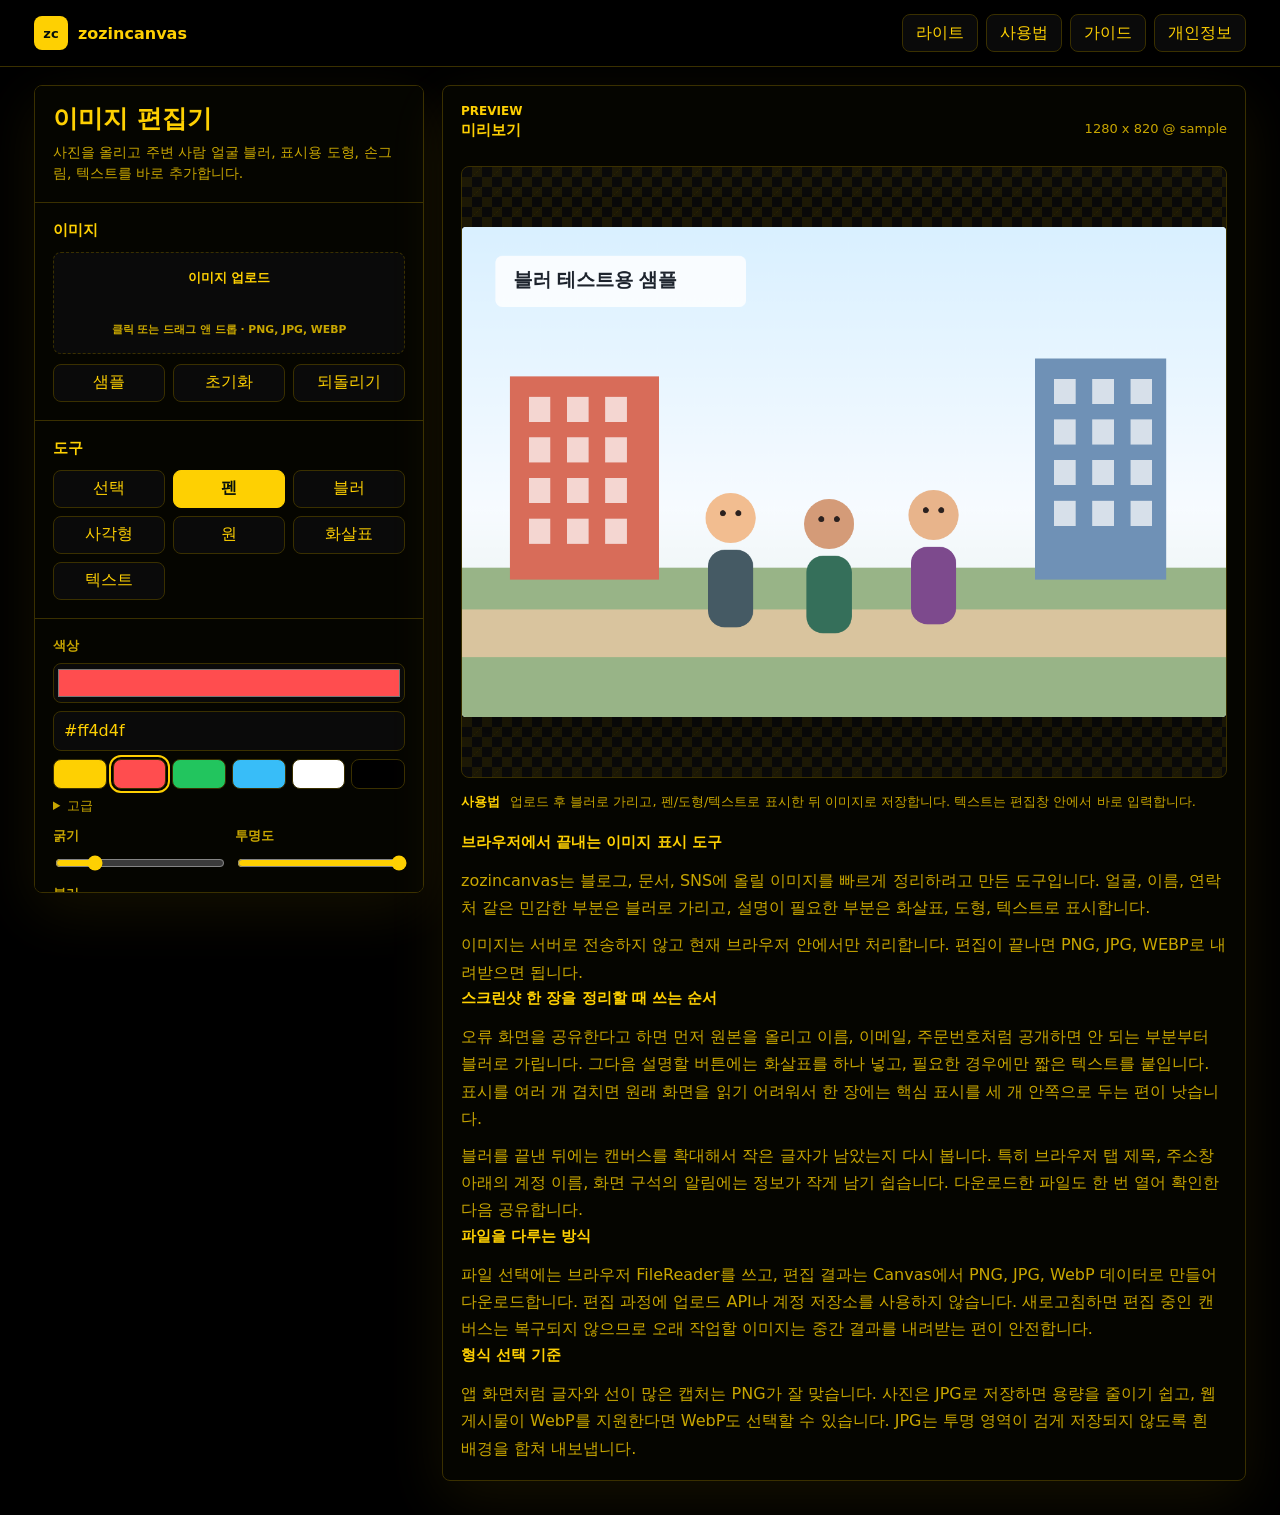
<file: index.html>
<!doctype html>
<html lang="ko">
<head>
  <meta charset="utf-8">
  <meta name="viewport" content="width=device-width, initial-scale=1">
  <meta name="description" content="zozincanvas는 이미지에 펜, 블러, 도형, 화살표, 텍스트를 빠르게 넣는 브라우저 전용 정적 이미지 편집기입니다.">
  <meta name="robots" content="index, follow">
  <meta name="google-adsense-account" content="ca-pub-5779110294111958">
  <meta name="application-name" content="zozincanvas">
  <meta property="og:type" content="website">
  <meta property="og:title" content="zozincanvas - 이미지 편집기">
  <meta property="og:description" content="서버 업로드 없이 브라우저에서 이미지 블러, 표시, 도형, 텍스트 편집을 처리합니다.">
  <meta property="og:url" content="https://zc.zozindev.com/">
  <meta property="og:site_name" content="zozincanvas">
  <link rel="canonical" href="https://zc.zozindev.com/">
  <title>zozincanvas - 이미지 편집기</title>
  <link rel="stylesheet" href="style.css">
  <script type="application/ld+json">
    {
      "@context": "https://schema.org",
      "@type": "WebApplication",
      "name": "zozincanvas",
      "url": "https://zc.zozindev.com/",
      "applicationCategory": "MultimediaApplication",
      "operatingSystem": "Any",
      "description": "브라우저 안에서 이미지 블러, 펜 표시, 도형, 텍스트 편집을 처리하는 정적 이미지 편집기입니다.",
      "creator": {
        "@type": "Person",
        "name": "zozindev",
        "url": "https://zozindev.com/about/"
      }
    }
  </script>
</head>
<body>
  <header class="topbar">
    <a class="brand" href="./" aria-label="zozincanvas 홈">
      <span class="brand-mark">zc</span>
      <span>zozincanvas</span>
    </a>
    <nav class="top-actions" aria-label="상단 메뉴">
      <button id="themeToggle" class="ghost-button" type="button">라이트</button>
      <a class="ghost-link" href="#usage">사용법</a>
      <a class="ghost-link" href="/guide">가이드</a>
      <a class="ghost-link" href="/privacy">개인정보</a>
    </nav>
  </header>

  <main class="app">
    <aside class="panel controls" aria-label="이미지 편집 도구">
      <section class="control-section">
        <h1>이미지 편집기</h1>
        <p class="muted">사진을 올리고 주변 사람 얼굴 블러, 표시용 도형, 손그림, 텍스트를 바로 추가합니다.</p>
      </section>

      <section class="control-section">
        <h2>이미지</h2>
        <label id="uploadDropZone" class="file-drop" for="imageInput">
          <input id="imageInput" type="file" accept="image/*">
          <span>이미지 업로드</span>
          <small>클릭 또는 드래그 앤 드롭 · PNG, JPG, WEBP</small>
        </label>
        <div class="button-row">
          <button id="sampleButton" type="button">샘플</button>
          <button id="resetButton" type="button">초기화</button>
          <button id="undoButton" type="button">되돌리기</button>
        </div>
      </section>

      <section class="control-section">
        <h2>도구</h2>
        <div class="tool-grid" role="radiogroup" aria-label="편집 도구">
          <button class="tool" data-tool="select" type="button">선택</button>
          <button class="tool active" data-tool="draw" type="button">펜</button>
          <button class="tool" data-tool="blur" type="button">블러</button>
          <button class="tool" data-tool="rect" type="button">사각형</button>
          <button class="tool" data-tool="ellipse" type="button">원</button>
          <button class="tool" data-tool="arrow" type="button">화살표</button>
          <button class="tool" data-tool="text" type="button">텍스트</button>
        </div>
      </section>

      <section class="control-section two-cols">
        <div class="color-control">
          <label>
          색상
            <input id="colorInput" type="color" value="#ff4d4f">
          </label>
          <div class="color-tools" aria-label="색상 설정">
            <input id="hexInput" type="text" value="#ff4d4f" maxlength="7" aria-label="헥사코드">
          </div>
          <div class="swatch-row" aria-label="색상 프리셋">
            <button class="swatch" data-color="#fed002" style="--swatch: #fed002" type="button" aria-label="#fed002"></button>
            <button class="swatch" data-color="#ff4d4f" style="--swatch: #ff4d4f" type="button" aria-label="#ff4d4f"></button>
            <button class="swatch" data-color="#22c55e" style="--swatch: #22c55e" type="button" aria-label="#22c55e"></button>
            <button class="swatch" data-color="#38bdf8" style="--swatch: #38bdf8" type="button" aria-label="#38bdf8"></button>
            <button class="swatch" data-color="#ffffff" style="--swatch: #ffffff" type="button" aria-label="#ffffff"></button>
            <button class="swatch" data-color="#000000" style="--swatch: #000000" type="button" aria-label="#000000"></button>
          </div>
          <details class="advanced-options">
            <summary>고급</summary>
            <button id="eyedropperButton" type="button">스포이드</button>
          </details>
        </div>
        <label>
          굵기
          <input id="sizeInput" type="range" min="4" max="90" value="22">
        </label>
        <label>
          투명도
          <input id="alphaInput" type="range" min="20" max="100" value="100">
        </label>
        <label>
          블러
          <input id="blurInput" type="range" min="4" max="28" value="14">
        </label>
      </section>

      <section class="control-section">
        <h2>내보내기</h2>
        <div class="two-cols">
          <label>
            파일명
            <input id="filenameInput" type="text" value="blog-image-edited">
          </label>
          <label>
            확장자
            <select id="formatInput">
              <option value="image/png">PNG</option>
              <option value="image/jpeg">JPG</option>
              <option value="image/webp">WEBP</option>
            </select>
          </label>
        </div>
        <button id="downloadButton" class="primary-button" type="button">이미지 다운로드</button>
      </section>
    </aside>

    <section class="workspace" aria-label="미리보기">
      <div class="preview-header">
        <div>
          <p class="eyebrow">Preview</p>
          <h2>미리보기</h2>
        </div>
        <div id="imageMeta" class="meta">샘플 이미지</div>
      </div>
      <div id="canvasDropZone" class="canvas-wrap">
        <canvas id="editorCanvas" width="1280" height="820" aria-label="이미지 편집 캔버스"></canvas>
        <textarea id="textEditor" class="text-editor" aria-label="텍스트 직접 편집"></textarea>
      </div>
      <div class="tips" id="usage">
        <strong>사용법</strong>
        <span>업로드 후 블러로 가리고, 펜/도형/텍스트로 표시한 뒤 이미지로 저장합니다. 텍스트는 편집창 안에서 바로 입력합니다.</span>
      </div>
      <section class="seo-content" aria-label="zozincanvas 소개">
        <h2>브라우저에서 끝내는 이미지 표시 도구</h2>
        <p>zozincanvas는 블로그, 문서, SNS에 올릴 이미지를 빠르게 정리하려고 만든 도구입니다. 얼굴, 이름, 연락처 같은 민감한 부분은 블러로 가리고, 설명이 필요한 부분은 화살표, 도형, 텍스트로 표시합니다.</p>
        <p>이미지는 서버로 전송하지 않고 현재 브라우저 안에서만 처리합니다. 편집이 끝나면 PNG, JPG, WEBP로 내려받으면 됩니다.</p>

        <h2>스크린샷 한 장을 정리할 때 쓰는 순서</h2>
        <p>오류 화면을 공유한다고 하면 먼저 원본을 올리고 이름, 이메일, 주문번호처럼 공개하면 안 되는 부분부터 블러로 가립니다. 그다음 설명할 버튼에는 화살표를 하나 넣고, 필요한 경우에만 짧은 텍스트를 붙입니다. 표시를 여러 개 겹치면 원래 화면을 읽기 어려워서 한 장에는 핵심 표시를 세 개 안쪽으로 두는 편이 낫습니다.</p>
        <p>블러를 끝낸 뒤에는 캔버스를 확대해서 작은 글자가 남았는지 다시 봅니다. 특히 브라우저 탭 제목, 주소창 아래의 계정 이름, 화면 구석의 알림에는 정보가 작게 남기 쉽습니다. 다운로드한 파일도 한 번 열어 확인한 다음 공유합니다.</p>

        <h2>파일을 다루는 방식</h2>
        <p>파일 선택에는 브라우저 FileReader를 쓰고, 편집 결과는 Canvas에서 PNG, JPG, WebP 데이터로 만들어 다운로드합니다. 편집 과정에 업로드 API나 계정 저장소를 사용하지 않습니다. 새로고침하면 편집 중인 캔버스는 복구되지 않으므로 오래 작업할 이미지는 중간 결과를 내려받는 편이 안전합니다.</p>

        <h2>형식 선택 기준</h2>
        <p>앱 화면처럼 글자와 선이 많은 캡처는 PNG가 잘 맞습니다. 사진은 JPG로 저장하면 용량을 줄이기 쉽고, 웹 게시물이 WebP를 지원한다면 WebP도 선택할 수 있습니다. JPG는 투명 영역이 검게 저장되지 않도록 흰 배경을 합쳐 내보냅니다.</p>
      </section>
    </section>
  </main>

  <script src="script.js"></script>
</body>
</html>
</file>
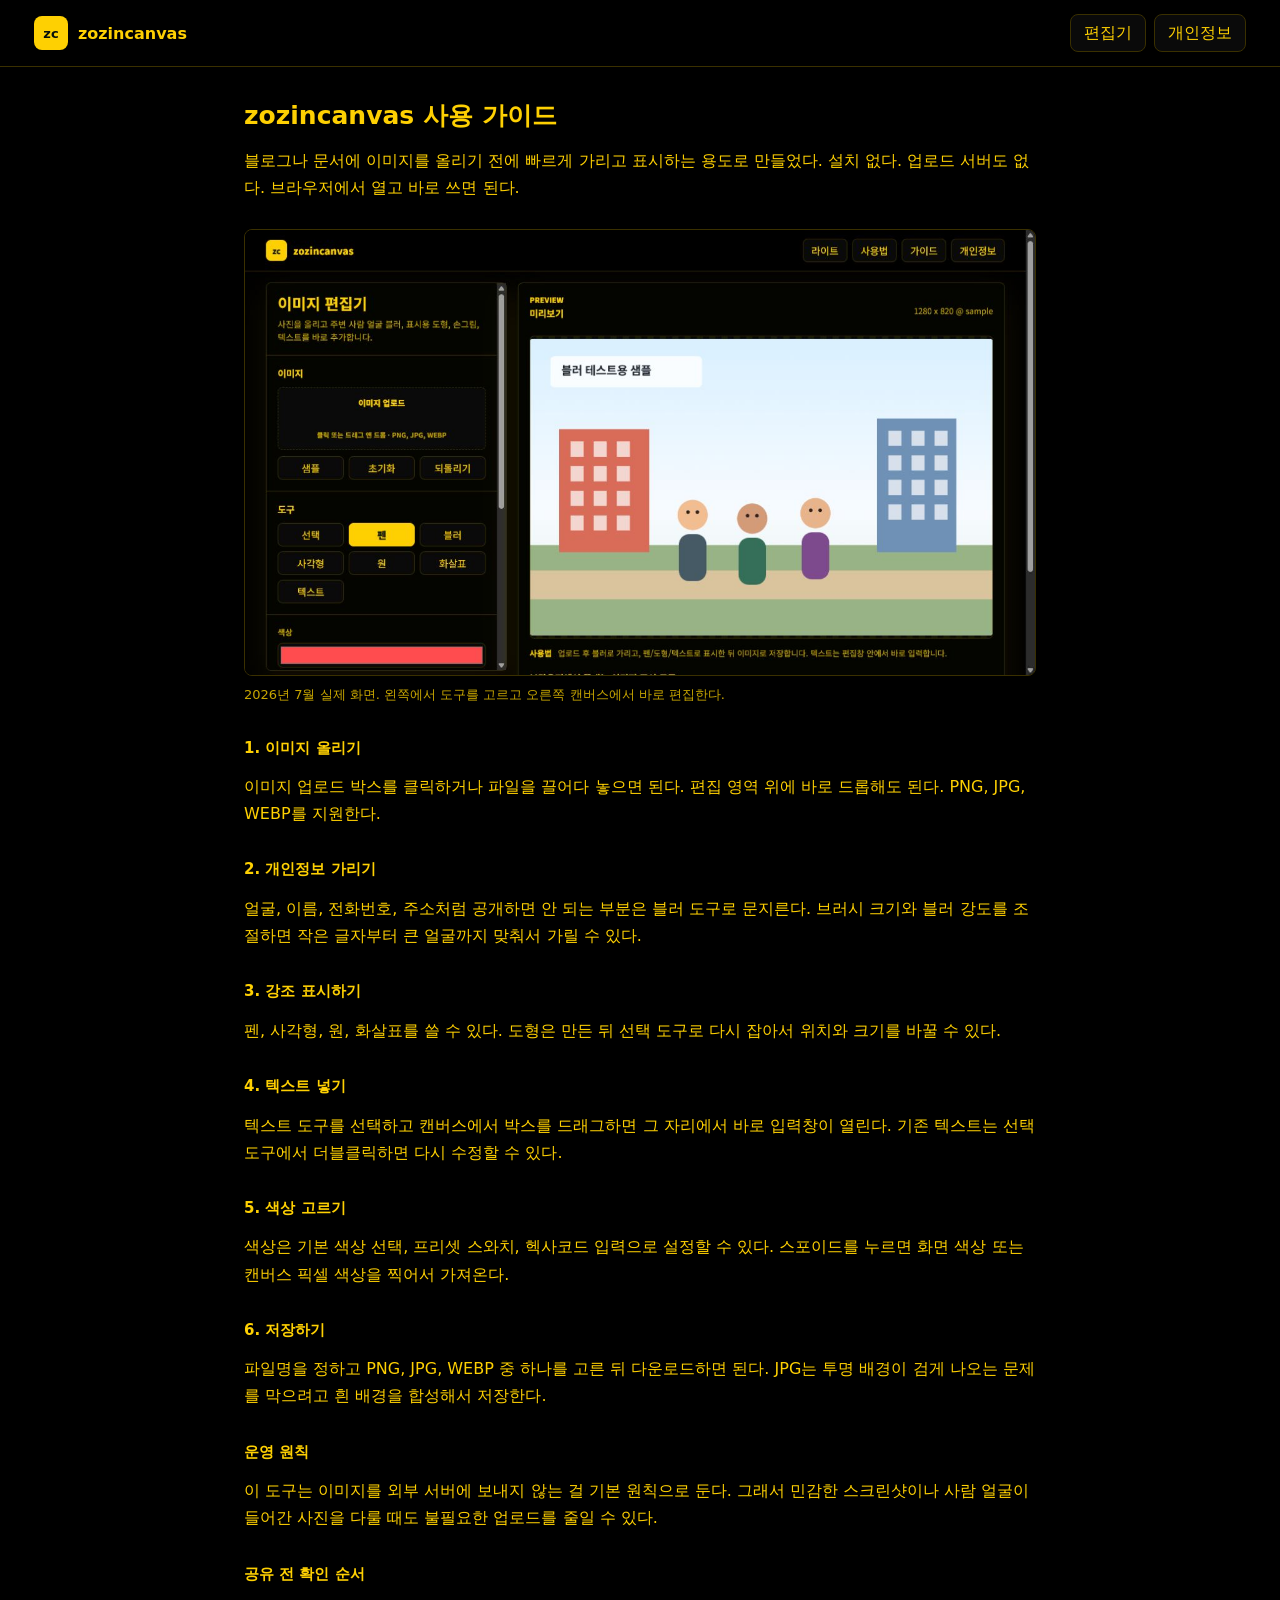
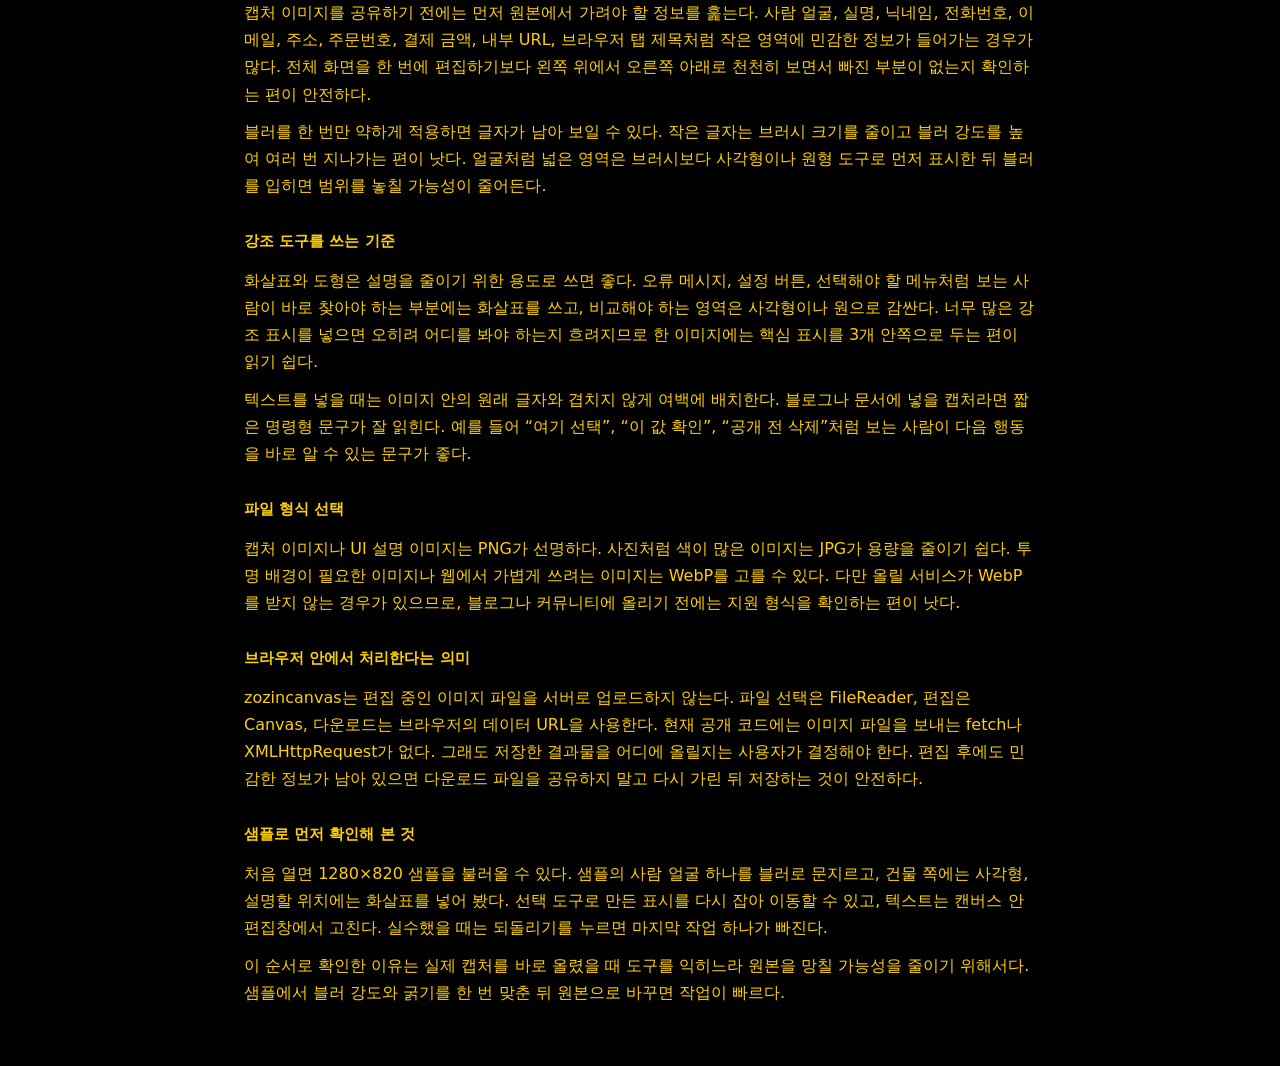
<file: guide.html>
<!doctype html>
<html lang="ko">
<head>
  <meta charset="utf-8">
  <meta name="viewport" content="width=device-width, initial-scale=1">
  <meta name="description" content="zozincanvas 사용법. 이미지 업로드, 블러, 도형, 텍스트, 스포이드, 다운로드까지 브라우저에서 처리하는 방법을 정리했습니다.">
  <meta name="robots" content="index, follow">
  <meta name="google-adsense-account" content="ca-pub-5779110294111958">
  <meta property="og:type" content="article">
  <meta property="og:title" content="zozincanvas 사용 가이드">
  <meta property="og:description" content="서버 업로드 없이 이미지 가리기, 표시, 텍스트 편집, 다운로드를 처리하는 방법입니다.">
  <meta property="og:url" content="https://zc.zozindev.com/guide">
  <meta property="og:site_name" content="zozincanvas">
  <link rel="canonical" href="https://zc.zozindev.com/guide">
  <title>zozincanvas 사용 가이드</title>
  <link rel="stylesheet" href="style.css">
  <script type="application/ld+json">
    {
      "@context": "https://schema.org",
      "@type": "Article",
      "headline": "zozincanvas 사용 가이드",
      "datePublished": "2026-06-15",
      "dateModified": "2026-07-22",
      "author": {
        "@type": "Person",
        "name": "zozindev",
        "url": "https://zozindev.com/about/"
      },
      "mainEntityOfPage": "https://zc.zozindev.com/guide"
    }
  </script>
</head>
<body>
  <header class="topbar">
    <a class="brand" href="./" aria-label="zozincanvas 홈">
      <span class="brand-mark">zc</span>
      <span>zozincanvas</span>
    </a>
    <nav class="top-actions" aria-label="상단 메뉴">
      <a class="ghost-link" href="./">편집기</a>
      <a class="ghost-link" href="/privacy">개인정보</a>
    </nav>
  </header>

  <main class="doc-page">
    <h1>zozincanvas 사용 가이드</h1>
    <p>블로그나 문서에 이미지를 올리기 전에 빠르게 가리고 표시하는 용도로 만들었다. 설치 없다. 업로드 서버도 없다. 브라우저에서 열고 바로 쓰면 된다.</p>

    <figure class="proof-image">
      <img src="assets/zozincanvas-editor.png" alt="샘플 이미지와 펜, 블러, 도형, 텍스트 도구가 열린 zozincanvas 실제 화면" width="1265" height="712">
      <figcaption>2026년 7월 실제 화면. 왼쪽에서 도구를 고르고 오른쪽 캔버스에서 바로 편집한다.</figcaption>
    </figure>

    <h2>1. 이미지 올리기</h2>
    <p>이미지 업로드 박스를 클릭하거나 파일을 끌어다 놓으면 된다. 편집 영역 위에 바로 드롭해도 된다. PNG, JPG, WEBP를 지원한다.</p>

    <h2>2. 개인정보 가리기</h2>
    <p>얼굴, 이름, 전화번호, 주소처럼 공개하면 안 되는 부분은 블러 도구로 문지른다. 브러시 크기와 블러 강도를 조절하면 작은 글자부터 큰 얼굴까지 맞춰서 가릴 수 있다.</p>

    <h2>3. 강조 표시하기</h2>
    <p>펜, 사각형, 원, 화살표를 쓸 수 있다. 도형은 만든 뒤 선택 도구로 다시 잡아서 위치와 크기를 바꿀 수 있다.</p>

    <h2>4. 텍스트 넣기</h2>
    <p>텍스트 도구를 선택하고 캔버스에서 박스를 드래그하면 그 자리에서 바로 입력창이 열린다. 기존 텍스트는 선택 도구에서 더블클릭하면 다시 수정할 수 있다.</p>

    <h2>5. 색상 고르기</h2>
    <p>색상은 기본 색상 선택, 프리셋 스와치, 헥사코드 입력으로 설정할 수 있다. 스포이드를 누르면 화면 색상 또는 캔버스 픽셀 색상을 찍어서 가져온다.</p>

    <h2>6. 저장하기</h2>
    <p>파일명을 정하고 PNG, JPG, WEBP 중 하나를 고른 뒤 다운로드하면 된다. JPG는 투명 배경이 검게 나오는 문제를 막으려고 흰 배경을 합성해서 저장한다.</p>

    <h2>운영 원칙</h2>
    <p>이 도구는 이미지를 외부 서버에 보내지 않는 걸 기본 원칙으로 둔다. 그래서 민감한 스크린샷이나 사람 얼굴이 들어간 사진을 다룰 때도 불필요한 업로드를 줄일 수 있다.</p>

    <h2>공유 전 확인 순서</h2>
    <p>캡처 이미지를 공유하기 전에는 먼저 원본에서 가려야 할 정보를 훑는다. 사람 얼굴, 실명, 닉네임, 전화번호, 이메일, 주소, 주문번호, 결제 금액, 내부 URL, 브라우저 탭 제목처럼 작은 영역에 민감한 정보가 들어가는 경우가 많다. 전체 화면을 한 번에 편집하기보다 왼쪽 위에서 오른쪽 아래로 천천히 보면서 빠진 부분이 없는지 확인하는 편이 안전하다.</p>
    <p>블러를 한 번만 약하게 적용하면 글자가 남아 보일 수 있다. 작은 글자는 브러시 크기를 줄이고 블러 강도를 높여 여러 번 지나가는 편이 낫다. 얼굴처럼 넓은 영역은 브러시보다 사각형이나 원형 도구로 먼저 표시한 뒤 블러를 입히면 범위를 놓칠 가능성이 줄어든다.</p>

    <h2>강조 도구를 쓰는 기준</h2>
    <p>화살표와 도형은 설명을 줄이기 위한 용도로 쓰면 좋다. 오류 메시지, 설정 버튼, 선택해야 할 메뉴처럼 보는 사람이 바로 찾아야 하는 부분에는 화살표를 쓰고, 비교해야 하는 영역은 사각형이나 원으로 감싼다. 너무 많은 강조 표시를 넣으면 오히려 어디를 봐야 하는지 흐려지므로 한 이미지에는 핵심 표시를 3개 안쪽으로 두는 편이 읽기 쉽다.</p>
    <p>텍스트를 넣을 때는 이미지 안의 원래 글자와 겹치지 않게 여백에 배치한다. 블로그나 문서에 넣을 캡처라면 짧은 명령형 문구가 잘 읽힌다. 예를 들어 “여기 선택”, “이 값 확인”, “공개 전 삭제”처럼 보는 사람이 다음 행동을 바로 알 수 있는 문구가 좋다.</p>

    <h2>파일 형식 선택</h2>
    <p>캡처 이미지나 UI 설명 이미지는 PNG가 선명하다. 사진처럼 색이 많은 이미지는 JPG가 용량을 줄이기 쉽다. 투명 배경이 필요한 이미지나 웹에서 가볍게 쓰려는 이미지는 WebP를 고를 수 있다. 다만 올릴 서비스가 WebP를 받지 않는 경우가 있으므로, 블로그나 커뮤니티에 올리기 전에는 지원 형식을 확인하는 편이 낫다.</p>

    <h2>브라우저 안에서 처리한다는 의미</h2>
    <p>zozincanvas는 편집 중인 이미지 파일을 서버로 업로드하지 않는다. 파일 선택은 FileReader, 편집은 Canvas, 다운로드는 브라우저의 데이터 URL을 사용한다. 현재 공개 코드에는 이미지 파일을 보내는 fetch나 XMLHttpRequest가 없다. 그래도 저장한 결과물을 어디에 올릴지는 사용자가 결정해야 한다. 편집 후에도 민감한 정보가 남아 있으면 다운로드 파일을 공유하지 말고 다시 가린 뒤 저장하는 것이 안전하다.</p>

    <h2>샘플로 먼저 확인해 본 것</h2>
    <p>처음 열면 1280×820 샘플을 불러올 수 있다. 샘플의 사람 얼굴 하나를 블러로 문지르고, 건물 쪽에는 사각형, 설명할 위치에는 화살표를 넣어 봤다. 선택 도구로 만든 표시를 다시 잡아 이동할 수 있고, 텍스트는 캔버스 안 편집창에서 고친다. 실수했을 때는 되돌리기를 누르면 마지막 작업 하나가 빠진다.</p>
    <p>이 순서로 확인한 이유는 실제 캡처를 바로 올렸을 때 도구를 익히느라 원본을 망칠 가능성을 줄이기 위해서다. 샘플에서 블러 강도와 굵기를 한 번 맞춘 뒤 원본으로 바꾸면 작업이 빠르다.</p>
  </main>
</body>
</html>
</file>
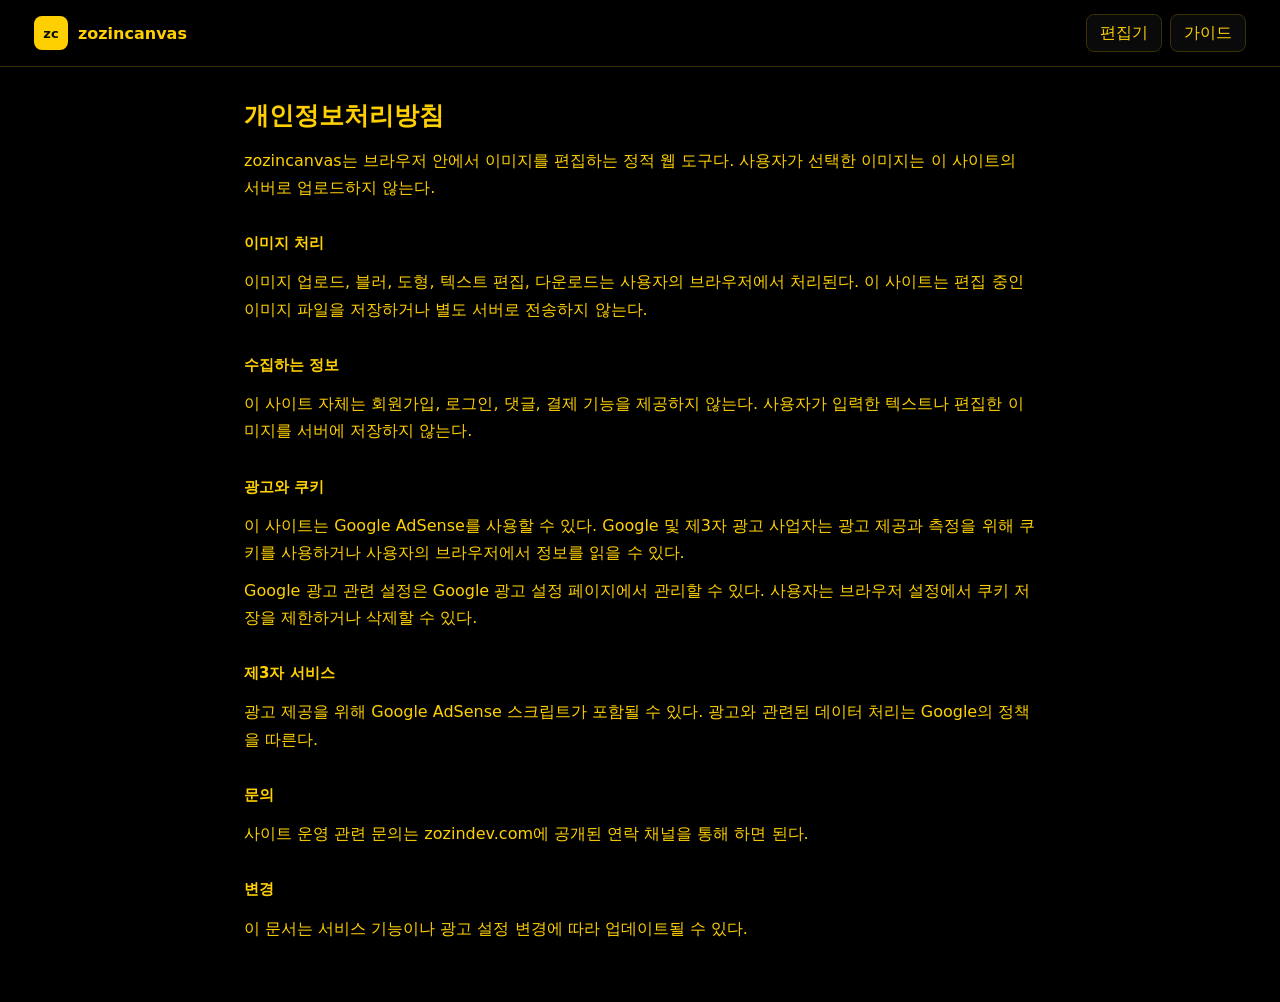
<file: privacy.html>
<!doctype html>
<html lang="ko">
<head>
  <meta charset="utf-8">
  <meta name="viewport" content="width=device-width, initial-scale=1">
  <meta name="description" content="zozincanvas 개인정보처리방침. 이미지 처리 방식, 광고, 쿠키, 제3자 서비스 사용 여부를 안내합니다.">
  <meta name="robots" content="noindex, follow">
  <meta name="google-adsense-account" content="ca-pub-5779110294111958">
  <meta property="og:type" content="article">
  <meta property="og:title" content="zozincanvas 개인정보처리방침">
  <meta property="og:description" content="zozincanvas의 이미지 처리, 광고, 쿠키, 개인정보 관련 안내입니다.">
  <meta property="og:url" content="https://zc.zozindev.com/privacy">
  <meta property="og:site_name" content="zozincanvas">
  <link rel="canonical" href="https://zc.zozindev.com/privacy">
  <title>zozincanvas 개인정보처리방침</title>
  <link rel="stylesheet" href="style.css">
</head>
<body>
  <header class="topbar">
    <a class="brand" href="./" aria-label="zozincanvas 홈">
      <span class="brand-mark">zc</span>
      <span>zozincanvas</span>
    </a>
    <nav class="top-actions" aria-label="상단 메뉴">
      <a class="ghost-link" href="./">편집기</a>
      <a class="ghost-link" href="/guide">가이드</a>
    </nav>
  </header>

  <main class="doc-page">
    <h1>개인정보처리방침</h1>
    <p>zozincanvas는 브라우저 안에서 이미지를 편집하는 정적 웹 도구다. 사용자가 선택한 이미지는 이 사이트의 서버로 업로드하지 않는다.</p>

    <h2>이미지 처리</h2>
    <p>이미지 업로드, 블러, 도형, 텍스트 편집, 다운로드는 사용자의 브라우저에서 처리된다. 이 사이트는 편집 중인 이미지 파일을 저장하거나 별도 서버로 전송하지 않는다.</p>

    <h2>수집하는 정보</h2>
    <p>이 사이트 자체는 회원가입, 로그인, 댓글, 결제 기능을 제공하지 않는다. 사용자가 입력한 텍스트나 편집한 이미지를 서버에 저장하지 않는다.</p>

    <h2>광고와 쿠키</h2>
    <p>이 사이트는 Google AdSense를 사용할 수 있다. Google 및 제3자 광고 사업자는 광고 제공과 측정을 위해 쿠키를 사용하거나 사용자의 브라우저에서 정보를 읽을 수 있다.</p>
    <p>Google 광고 관련 설정은 Google 광고 설정 페이지에서 관리할 수 있다. 사용자는 브라우저 설정에서 쿠키 저장을 제한하거나 삭제할 수 있다.</p>

    <h2>제3자 서비스</h2>
    <p>광고 제공을 위해 Google AdSense 스크립트가 포함될 수 있다. 광고와 관련된 데이터 처리는 Google의 정책을 따른다.</p>

    <h2>문의</h2>
    <p>사이트 운영 관련 문의는 zozindev.com에 공개된 연락 채널을 통해 하면 된다.</p>

    <h2>변경</h2>
    <p>이 문서는 서비스 기능이나 광고 설정 변경에 따라 업데이트될 수 있다.</p>
  </main>
</body>
</html>
</file>
<file: style.css>
:root {
  color-scheme: dark;
  --page: #000000;
  --ink: #fed002;
  --muted: #c8a600;
  --line: #3a3000;
  --field: #0a0a0a;
  --bg: var(--page);
  --panel: #050500;
  --panel-2: var(--field);
  --text: var(--ink);
  --accent: var(--ink);
  --accent-strong: #ffd93a;
  --danger: #ff5b6b;
  --shadow: 0 18px 60px rgba(254, 208, 2, .08);
}

body.light {
  color-scheme: light;
  --page: #fff8d6;
  --ink: #1c1600;
  --muted: #766000;
  --line: #d7b900;
  --field: #fffdf0;
  --bg: var(--page);
  --panel: #fff4b8;
  --panel-2: var(--field);
  --text: var(--ink);
  --accent: #c49f00;
  --accent-strong: #8f7300;
  --shadow: 0 18px 48px rgba(70, 56, 0, .14);
}

* {
  box-sizing: border-box;
}

body {
  margin: 0;
  min-height: 100vh;
  background: var(--bg);
  color: var(--text);
  font-family: Inter, "Pretendard", "Noto Sans KR", system-ui, -apple-system, BlinkMacSystemFont, sans-serif;
}

button,
input,
select {
  font: inherit;
}

button,
.ghost-link {
  min-height: 38px;
  border: 1px solid var(--line);
  border-radius: 8px;
  background: var(--panel-2);
  color: var(--text);
  cursor: pointer;
}

button:hover,
.ghost-link:hover {
  border-color: var(--accent);
}

.topbar {
  position: sticky;
  top: 0;
  z-index: 10;
  display: flex;
  align-items: center;
  justify-content: space-between;
  gap: 16px;
  padding: 14px clamp(16px, 3vw, 34px);
  border-bottom: 1px solid var(--line);
  background: color-mix(in srgb, var(--bg) 90%, transparent);
  backdrop-filter: blur(14px);
}

.brand {
  display: inline-flex;
  align-items: center;
  gap: 10px;
  color: var(--text);
  text-decoration: none;
  font-weight: 800;
  letter-spacing: 0;
}

.brand-mark {
  display: grid;
  width: 34px;
  height: 34px;
  place-items: center;
  border-radius: 8px;
  background: var(--accent);
  color: #07100b;
  font-size: 13px;
}

.top-actions,
.button-row {
  display: flex;
  gap: 8px;
  align-items: center;
  flex-wrap: wrap;
}

.ghost-link {
  display: inline-flex;
  align-items: center;
  padding: 0 13px;
  text-decoration: none;
}

.ghost-button {
  padding: 0 13px;
}

.app {
  display: grid;
  grid-template-columns: minmax(300px, 390px) minmax(0, 1fr);
  gap: 18px;
  width: min(1480px, 100%);
  margin: 0 auto;
  padding: 18px clamp(14px, 3vw, 34px) 34px;
}

.panel,
.workspace {
  border: 1px solid var(--line);
  border-radius: 8px;
  background: var(--panel);
  box-shadow: var(--shadow);
}

.controls {
  align-self: start;
  max-height: calc(100vh - 92px);
  overflow: auto;
}

.control-section {
  padding: 18px;
  border-bottom: 1px solid var(--line);
}

.control-section:last-child {
  border-bottom: 0;
}

h1,
h2,
p {
  margin: 0;
}

h1 {
  font-size: 25px;
  line-height: 1.18;
}

h2 {
  margin-bottom: 12px;
  font-size: 15px;
}

.muted {
  margin-top: 8px;
  color: var(--muted);
  font-size: 14px;
  line-height: 1.5;
}

.file-drop {
  display: grid;
  gap: 4px;
  place-items: center;
  min-height: 102px;
  margin-bottom: 10px;
  border: 1px dashed var(--line);
  border-radius: 8px;
  background: var(--panel-2);
  cursor: pointer;
}

.file-drop input {
  position: absolute;
  width: 1px;
  height: 1px;
  opacity: 0;
}

.file-drop span {
  color: var(--accent);
  font-weight: 800;
}

.file-drop small {
  color: var(--muted);
}

.button-row button {
  flex: 1 1 100px;
  padding: 0 12px;
}

.tool-grid {
  display: grid;
  grid-template-columns: repeat(3, minmax(0, 1fr));
  gap: 8px;
}

.tool {
  padding: 0 8px;
}

.tool.active,
.primary-button {
  border-color: var(--accent);
  background: var(--accent);
  color: #07100b;
  font-weight: 800;
}

.two-cols {
  display: grid;
  grid-template-columns: 1fr 1fr;
  gap: 12px;
}

label {
  display: grid;
  gap: 8px;
  color: var(--muted);
  font-size: 13px;
  font-weight: 700;
}

.color-control {
  display: grid;
  grid-column: 1 / -1;
  gap: 8px;
}

input[type="text"],
select {
  width: 100%;
  min-height: 40px;
  border: 1px solid var(--line);
  border-radius: 8px;
  padding: 0 10px;
  background: var(--panel-2);
  color: var(--text);
}

input[type="color"] {
  width: 100%;
  height: 40px;
  border: 1px solid var(--line);
  border-radius: 8px;
  background: var(--panel-2);
}

input[type="range"] {
  width: 100%;
  accent-color: var(--accent);
}

.color-tools {
  display: block;
}

.swatch-row {
  display: grid;
  grid-template-columns: repeat(6, minmax(0, 1fr));
  gap: 6px;
}

.swatch {
  min-height: 30px;
  border-color: var(--line);
  background: var(--swatch);
}

.swatch.active {
  outline: 2px solid var(--accent);
  outline-offset: 2px;
}

body.picking-color canvas {
  cursor: copy;
}

.advanced-options {
  color: var(--muted);
  font-size: 13px;
}

.advanced-options summary {
  cursor: pointer;
}

.advanced-options button {
  width: 100%;
  margin-top: 8px;
}

.primary-button {
  width: 100%;
  margin-top: 12px;
  min-height: 44px;
}

.workspace {
  min-width: 0;
  padding: 18px;
}

.preview-header {
  display: flex;
  align-items: center;
  justify-content: space-between;
  gap: 14px;
  margin-bottom: 14px;
}

.eyebrow {
  margin-bottom: 3px;
  color: var(--accent);
  font-size: 12px;
  font-weight: 800;
  text-transform: uppercase;
}

.meta {
  color: var(--muted);
  font-size: 13px;
  text-align: right;
}

.canvas-wrap {
  position: relative;
  display: grid;
  min-height: min(68vh, 760px);
  place-items: center;
  overflow: auto;
  border: 1px solid var(--line);
  border-radius: 8px;
  background-color: var(--panel-2);
  background-image:
    linear-gradient(45deg, color-mix(in srgb, var(--line) 40%, transparent) 25%, transparent 25%),
    linear-gradient(-45deg, color-mix(in srgb, var(--line) 40%, transparent) 25%, transparent 25%),
    linear-gradient(45deg, transparent 75%, color-mix(in srgb, var(--line) 40%, transparent) 75%),
    linear-gradient(-45deg, transparent 75%, color-mix(in srgb, var(--line) 40%, transparent) 75%);
  background-position: 0 0, 0 10px, 10px -10px, -10px 0;
  background-size: 20px 20px;
}

.text-editor {
  position: absolute;
  z-index: 5;
  display: none;
  min-width: 40px;
  min-height: 28px;
  resize: none;
  overflow: hidden;
  border: 2px solid var(--accent);
  border-radius: 4px;
  padding: 0;
  background: rgba(0, 0, 0, .72);
  color: var(--accent);
  outline: 0;
  line-height: 1.22;
}

.text-editor.active {
  display: block;
}

.file-drop.drag-active,
.canvas-wrap.drag-active {
  border-color: var(--accent);
  outline: 3px solid color-mix(in srgb, var(--accent) 34%, transparent);
}

canvas {
  display: block;
  max-width: 100%;
  max-height: 74vh;
  border-radius: 4px;
  background: #fff;
  box-shadow: 0 14px 45px rgba(0, 0, 0, .25);
  cursor: crosshair;
  touch-action: none;
  user-select: none;
}

.tips {
  display: flex;
  gap: 10px;
  align-items: flex-start;
  margin-top: 14px;
  color: var(--muted);
  font-size: 13px;
  line-height: 1.5;
}

.tips strong {
  color: var(--text);
  white-space: nowrap;
}

.seo-content,
.doc-page {
  line-height: 1.7;
}

.seo-content {
  margin-top: 18px;
  color: var(--muted);
}

.seo-content h2,
.doc-page h2 {
  color: var(--text);
}

.seo-content p,
.doc-page p {
  margin-top: 10px;
}

.doc-page {
  width: min(860px, 100%);
  margin: 0 auto;
  padding: 34px clamp(16px, 4vw, 34px) 60px;
}

.doc-page h1 {
  margin-bottom: 16px;
}

.doc-page h2 {
  margin-top: 30px;
}

.proof-image {
  margin: 28px 0;
}

.proof-image img {
  display: block;
  width: 100%;
  height: auto;
  border: 1px solid var(--line);
  border-radius: 8px;
}

.proof-image figcaption {
  margin-top: 8px;
  color: var(--muted);
  font-size: 13px;
}

@media (max-width: 980px) {
  .app {
    grid-template-columns: 1fr;
  }

  .workspace {
    order: -1;
  }

  .controls {
    max-height: none;
  }
}

@media (max-width: 560px) {
  .topbar,
  .preview-header,
  .tips {
    align-items: stretch;
    flex-direction: column;
  }

  .app {
    padding-inline: 10px;
  }

  .tool-grid,
  .two-cols {
    grid-template-columns: 1fr 1fr;
  }

  .meta {
    text-align: left;
  }
}
</file>
